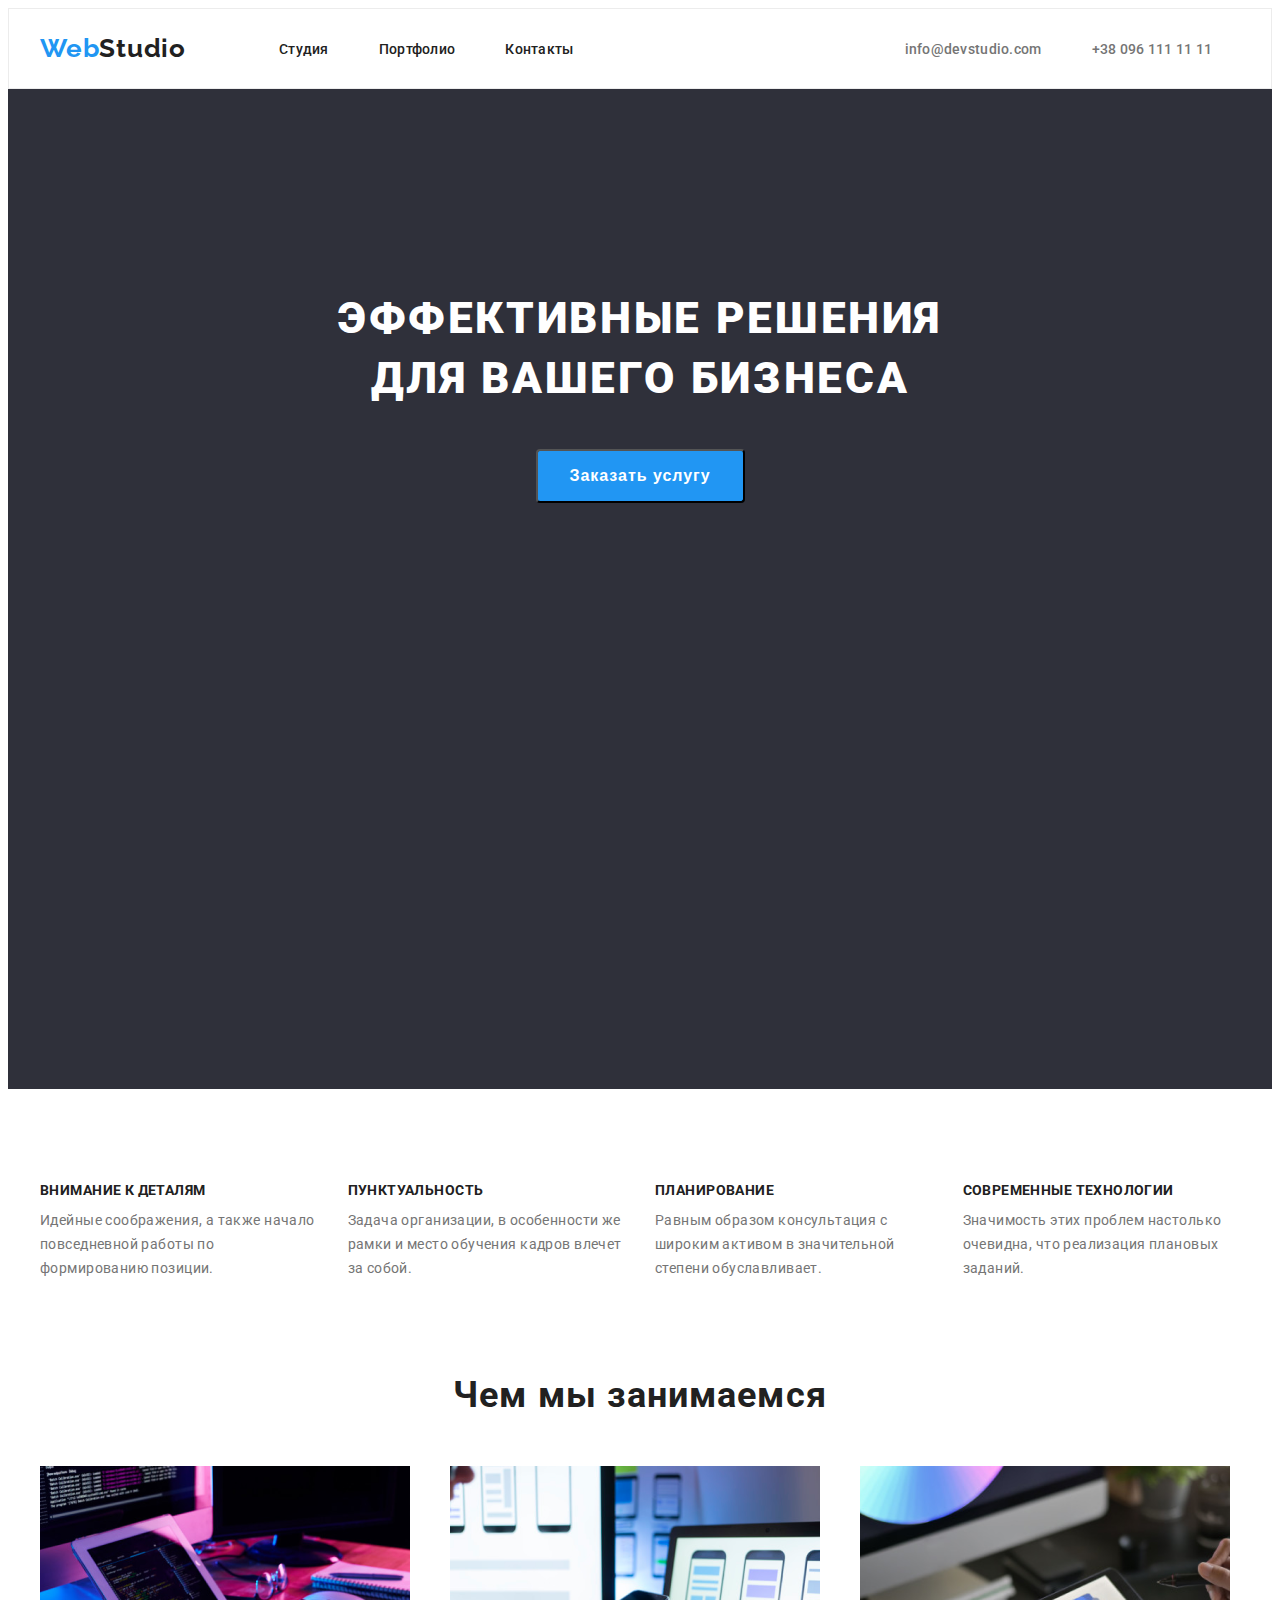
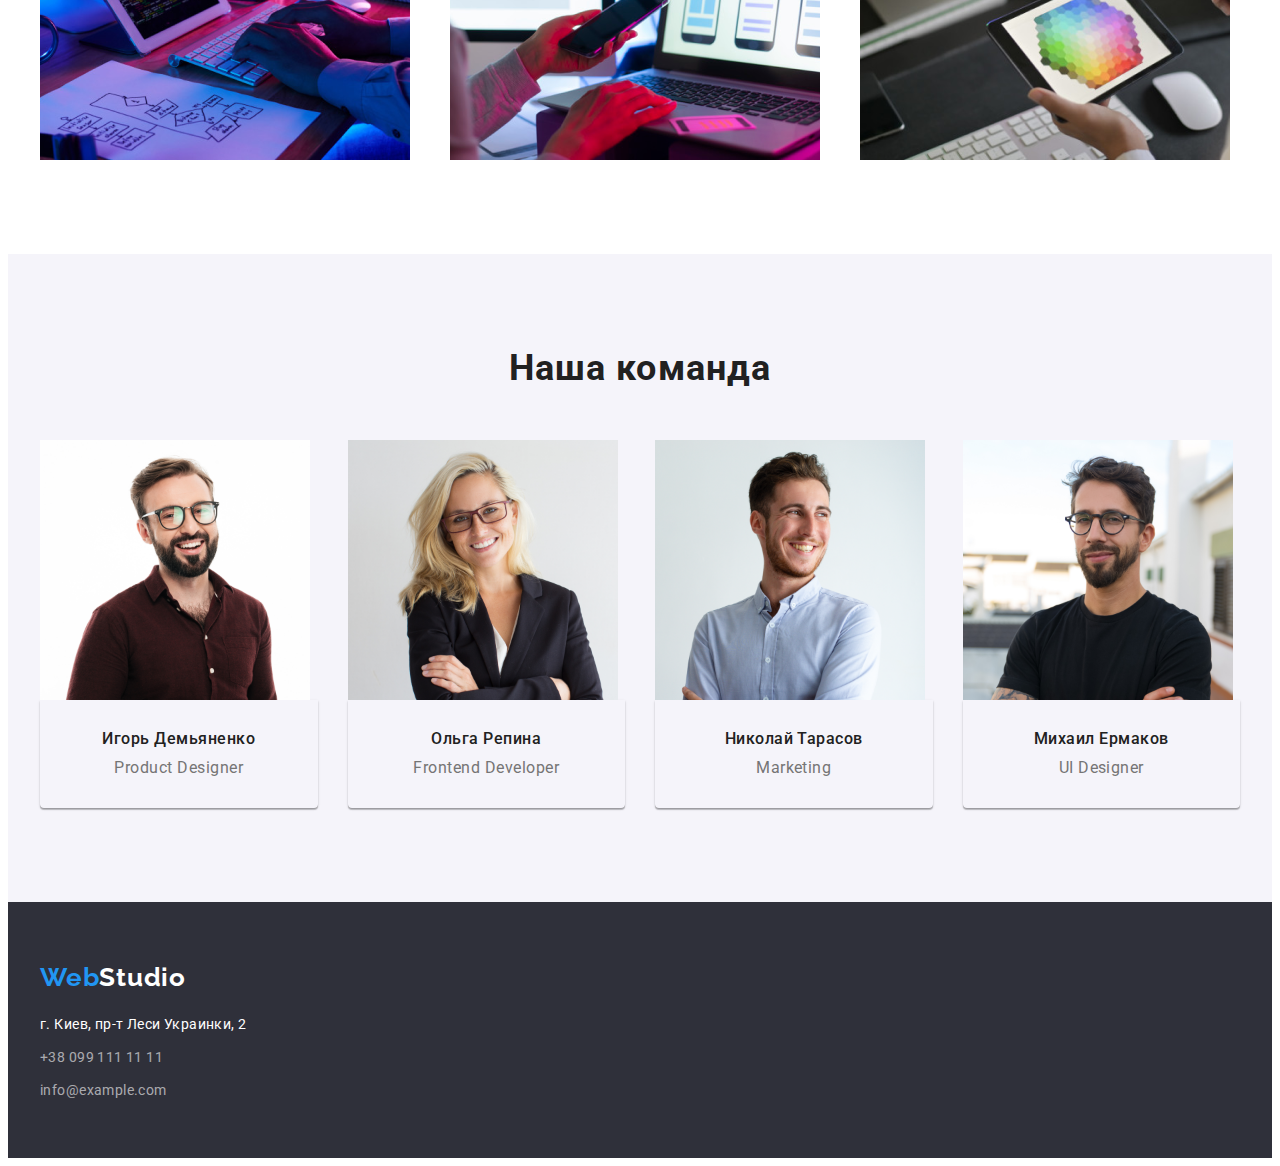
<file: index.html>
<!DOCTYPE html>
<html lang="ru">

<head>
    <meta charset="UTF-8" />
    <meta name="viewport" content="width=device-width, initial-scale=1.0" />
    <title>VovaU</title>
<link rel="preconnect" href="https://fonts.gstatic.com">
<link href="https://fonts.googleapis.com/css2?family=Raleway:wght@700&family=Roboto:wght@400;500;700;900&display=swap"
    rel="stylesheet">
<link rel="stylesheet" href="https://cdnjs.cloudflare.com/ajax/libs/modern-normalize/1.0.0/modern-normalize.min.css"
    integrity="sha512-ISS7cAi1PEhQ8jnbJpJZMd29NlhNj4AWYyLOSp2CE/CsHxTCu+r+t0D2yoJudVrd0/8fTVPUVDzY5Tvli75u/g=="
    crossorigin="anonymous" />
<link rel="stylesheet" href="./css/styles.css" />
</head> 

<body class="bdy">
                    <!-- Shlapka   -->                                                             
    <header class="header">
        <div class="container">
            <nav class="navigation">
                <a class="logo link" href="./">Web<span class="logo-head">Studio</span></a>
                <ul class="navigation-list list">
                    <li class="navigation-item">
                        <a class="navigation-link link" href="">Студия</a>
                    </li>
                    <li class="navigation-item">
                        <a class="navigation-link link" href="./portfolio.html">Портфолио</a>
                    </li>
                    <li class="navigation-item">
                        <a class="navigation-link link" href="">Контакты</a>
                    </li>
                </ul>
            </nav>
       
            <ul class="kontact list">
                <li class="navigation-item">
                    <a class="kontact-link link" href="">info@devstudio.com</a>
                </li>
                <li class="navigation-item">
                    <a class="kontact-link link" href="">+38 096 111 11 11</a>
                </li>
            </ul>
 
        </div>
    </header>

    <main class="main">
                                <!-- HERO -->
        <section class="hero container">
            <h1 class="hero-title">Эффективные решения<br>для вашего бизнеса</h1>
           <button class="modal-btn ">Заказать услугу</button> 
        </section>

                                <!-- OSOBENOSTI -->
        
        <section class="features">
            <div class="container">
            <ul class="features-list list">
                <li class="features-list-item">
                    <h3 class="features-zago">ВНИМАНИЕ К ДЕТАЛЯМ</h3>
                    <p class="features-text">Идейные соображения, а также начало повседневной работы по формированию позиции.</p>
                </li>
                <li class="features-list-item">
                    <h3 class="features-zago">ПУНКТУАЛЬНОСТЬ</h3>
                    <p class="features-text">Задача организации, в особенности же рамки и место обучения кадров влечет за собой.</p>
                </li>
                <li class="features-list-item">
                    <h3 class="features-zago">ПЛАНИРОВАНИЕ</h3>
                    <p class="features-text">Равным образом консультация с широким активом в значительной степени обуславливает.</p>
                </li>
                <li class="features-list-item">
                    <h3 class="features-zago">СОВРЕМЕННЫЕ ТЕХНОЛОГИИ</h3>
                    <p class="features-text">Значимость этих проблем настолько очевидна, что реализация плановых заданий.</p>
                </li>
            </ul>
            </div>
        </section>    

            <!-- Chem zanimaemsa -->
        <section class="about">
            <div class="container">
                <h2 class="title-chemzan">Чем мы занимаемся</h2>
            <ul class="chemzan-list list">
                <li class="chemzan-item">
                    <img class="chemzan-img" src="./chem-zan/img1.jpg" alt="Photo1" width="370" />
                </li>
                <li class="chemzan-item">
                    <img class="chemzan-img" src="./chem-zan/img2.jpg" alt="Photo2" width="370" />
                </li>
                <li class="chemzan-item">
                    <img class="chemzan-img" src="./chem-zan/img3.jpg" alt="Photo3" width="370" />
                </li>
            </ul>
            </div>
        </section>
                                        <!-- Komanda -->
            <section class="team">
                <div class="container">
                    <h2 class="title-team">Наша команда</h2>
                    <ul class="team-list list">
                        <li class="team-item">
                            <img class="team-img" src="./team/img1.jpg" 
                                 alt="Phototeam1" 
                                 width="270"
                                 height="260"/>
                            <div class="team-list-content-wrapper">
                                <h3 class="team-person">Игорь Демьяненко</h3>
                                <p class="person-rol">Product Designer</p>
                            </div>
                        </li>
                        <li class="team-item">
                            <img class="team-img" src="./team/img2.jpg" 
                                 alt="Phototeam2" 
                                 width="270"
                                 height="260"/>
                            <div class="team-list-content-wrapper">
                                <h3 class="team-person">Ольга Репина</h3>
                                <p class="person-rol">Frontend Developer</p>
                            </div>
                        </li>
                        <li class="team-item">
                            <img class="team-img" src="./team/img3.jpg" 
                                 alt="Phototeam3" 
                                 width="270"
                                 height="260"/>
                            <div class="team-list-content-wrapper">
                                <h3 class="team-person">Николай Тарасов</h3>
                                <p class="person-rol">Marketing</p>
                            </div> 
                        </li>
                        <li class="team-item">
                            <img class="team-img" src="./team/img4.jpg" 
                                 alt="Phototeam4" 
                                 width="270"
                                 height="260"/>
                            <div class="team-list-content-wrapper">
                                <h3 class="team-person">Михаил Ермаков</h3>
                                <p class="person-rol">UI Designer</p>
                            </div>
                        </li>
                    </ul>
                </div>
            
            </section>
                                 <!-- Podval -->
    </main>
    <footer class="footer">
        <div class="container">
            <a class="logo link" href="./">Web<span class="logo-fut">Studio</span></a>
            <ul class="footer-list list">
                <li class="footer-elements">
                    <p class="footer-adress">г. Киев, пр-т Леси Украинки, 2</p>
                </li>
                <li class="footer-elements">
                    <a class="footer-comun link" href="">+38 099 111 11 11</a>
                </li>
                <li class="footer-elements">
                    <a class="footer-comun link" href="">info@example.com</a>
                </li>
            </ul>
        </div>
    </footer>
</body>

</html>
</file>
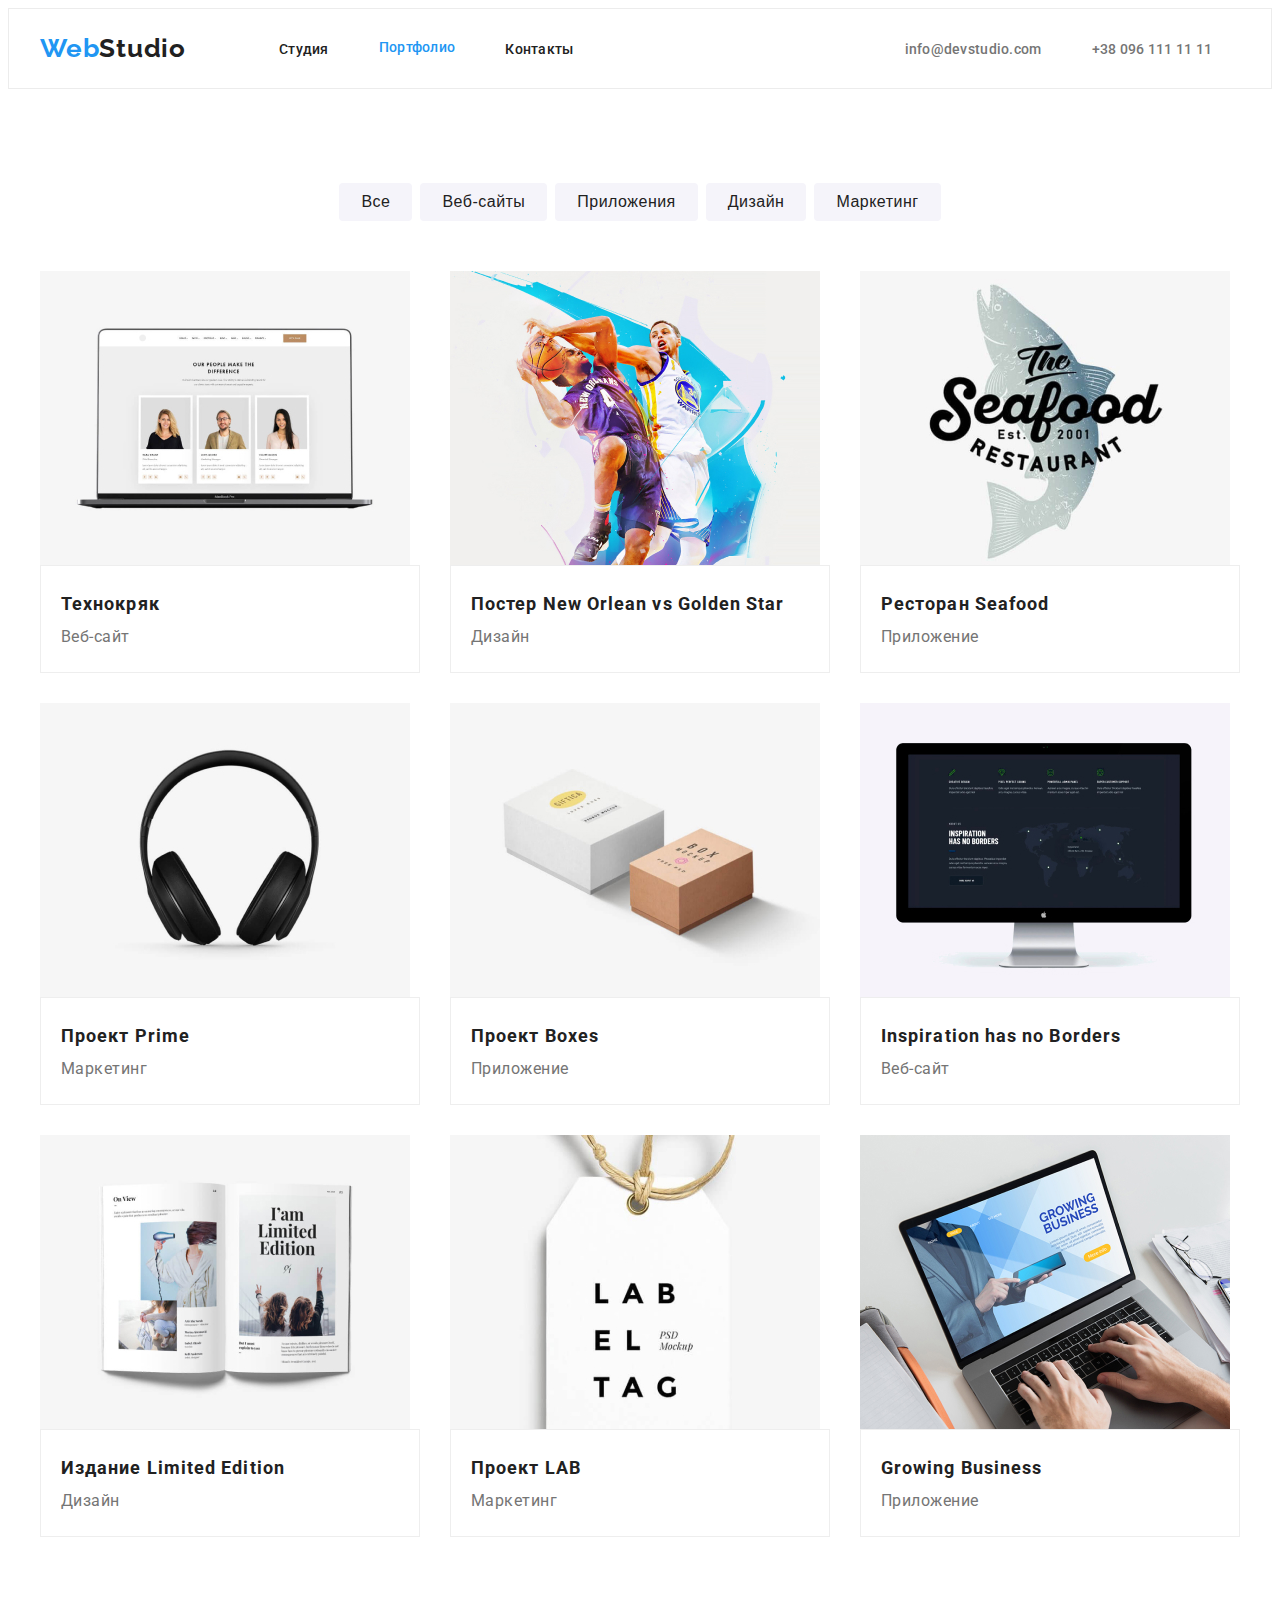
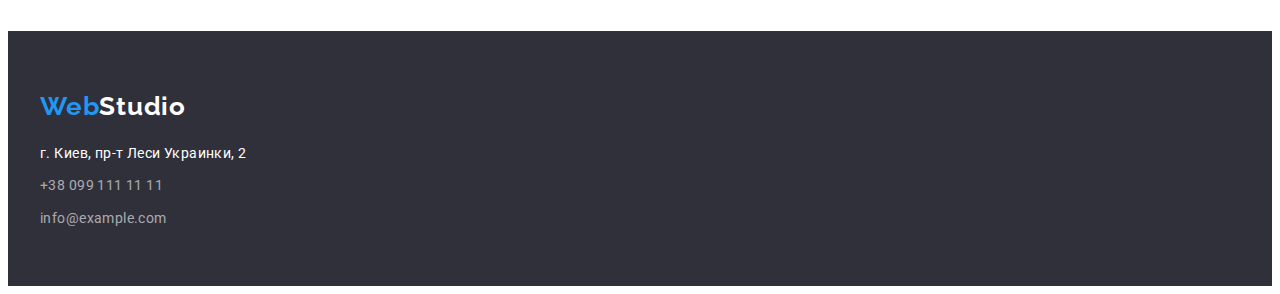
<file: portfolio.html>
<!DOCTYPE html>
<html lang="ru">
<head>
    <meta charset="UTF-8">
    <meta http-equiv="X-UA-Compatible" content="IE=edge">
    <meta name="viewport" content="width=device-width, initial-scale=1.0">
            <title>Portfolio</title>
<link rel="preconnect" href="https://fonts.gstatic.com">
<link href="https://fonts.googleapis.com/css2?family=Raleway:wght@700&family=Roboto:wght@400;500;700;900&display=swap"
    rel="stylesheet">
    <link rel="stylesheet" href="https://cdnjs.cloudflare.com/ajax/libs/modern-normalize/1.0.0/modern-normalize.min.css"
        integrity="sha512-ISS7cAi1PEhQ8jnbJpJZMd29NlhNj4AWYyLOSp2CE/CsHxTCu+r+t0D2yoJudVrd0/8fTVPUVDzY5Tvli75u/g=="
        crossorigin="anonymous" />
    <link rel="stylesheet" href="./css/styles.css" />
</head>
<body class="bdy">
                    <!-- GOLOVA -->
    <header class="header">
        <div class="container">
            <nav class="navigation">
                <a class="logo link" href="./">Web<span class="logo-head">Studio</span></a>
                <ul class="navigation-list list">
                    <li class="navigation-item">
                        <a class="navigation-link link" href="">Студия</a>
                    </li>
                    <li class="navigation-item focus-page">
                        <a class="navigation-link link " href="./portfolio.html"><p class="focus-page">Портфолио</p></a>
                    </li>
                    <li class="navigation-item">
                        <a class="navigation-link link" href="">Контакты</a>
                    </li>
                </ul>
            </nav>
    
            <ul class="kontact list">
                <li class="navigation-item">
                    <a class="kontact-link link" href="">info@devstudio.com</a>
                </li>
                <li class="navigation-item">
                    <a class="kontact-link link" href="">+38 096 111 11 11</a>
                </li>
            </ul>
    
        </div>
    </header>
                <!-- END GOLOVA  -->
<main class="main">
    <section class="portfolio">
        <div class="container">
            <ul class="list filter-list">
                <li class="filter-item">
                    <button class="filter-btn">Все</button>
                </li>
                <li class="filter-item">
                    <button class="filter-btn">Веб-сайты</button>
                </li>
                <li class="filter-item">
                    <button class="filter-btn">Приложения</button>
                </li>
                <li class="filter-item">
                    <button class="filter-btn">Дизайн</button>
                </li>
                <li class="filter-item">
                    <button class="filter-btn">Маркетинг</button>
                </li>
            </ul>
            
            <ul class="list work-list">
                <li class="projects-elm">
                    <img class="projects-img" src="./works/laptop.jpg" alt="laptop" width="370" height="294">
                    <div class="work-list-content-wrapper">
                        <p class="projects-name">Технокряк</p>
                        <p class="projects-type">Веб-сайт</p>
                    </div>
                </li>
                <li class="projects-elm">
                    <img src="./works/basket.jpg" alt="basket" width="370" height="294">
                    <div class="work-list-content-wrapper">
                    <p class="projects-name">Постер New Orlean vs Golden Star</p>
                    <p class="projects-type">Дизайн</p>
                    </div>
                </li>
                <li class="projects-elm">
                    <img src="./works/fish.jpg" alt="fish" width="370" height="294">
                    <div class="work-list-content-wrapper">
                    <p class="projects-name">Ресторан Seafood</p>
                    <p class="projects-type">Приложение</p>
                    </div>
                </li>
                <li class="projects-elm">
                    <img src="./works/naushniki.jpg" alt="naushniki" width="370" height="294">
                    <div class="work-list-content-wrapper">
                    <p class="projects-name">Проект Prime</p>
                    <p class="projects-type">Маркетинг</p>
                    </div>
                </li>
                <li class="projects-elm">
                    <img src="./works/korobki.jpg" alt="korobki" width="370" height="294">
                    <div class="work-list-content-wrapper">
                    <p class="projects-name">Проект Boxes</p>
                    <p class="projects-type">Приложение</p>
                    </div>
                </li>
                <li class="projects-elm">
                    <img src="./works/monitor.jpg" alt="monitor" width="370" height="294">
                    <div class="work-list-content-wrapper">
                    <p class="projects-name">Inspiration has no Borders</p>
                    <p class="projects-type">Веб-сайт</p>
                    </div>
                </li>
                <li class="projects-elm">
                    <img src="./works/book.jpg" alt="book" width="370" height="294">
                    <div class="work-list-content-wrapper">
                    <p class="projects-name">Издание Limited Edition</p>
                    <p class="projects-type">Дизайн</p>
                    </div>
                </li>
                <li class="projects-elm">
                    <img src="./works/brelok.jpg" alt="brelok" width="370" height="294">
                    <div class="work-list-content-wrapper">
                    <p class="projects-name">Проект LAB</p>
                    <p class="projects-type">Маркетинг</p>
                    </div>
                </li>
                <li class="projects-elm">
                    <img src="./works/laptopruki.jpg" alt="laptopruki" width="370" height="294">
                    <div class="work-list-content-wrapper">
                    <p class="projects-name">Growing Business</p>
                    <p class="projects-type">Приложение</p>
                    </div>
                </li>
            </ul>
        </div>
    </section>
</main>
                            <!-- PODVAL -->
    <footer class="footer">
        <div class="container">
            <a class="logo link" href="./">Web<span class="logo-fut">Studio</span></a>
            <ul class="footer-list list">
                <li class="footer-elements">
                    <p class="footer-adress">г. Киев, пр-т Леси Украинки, 2</p>
                </li>
                <li class="footer-elements">
                    <a class="footer-comun link" href="">+38 099 111 11 11</a>
                </li>
                <li class="footer-elements">
                    <a class="footer-comun link" href="">info@example.com</a>
                </li>
            </ul>
        </div>
    </footer>
</body>
</html>
</file>
<file: css/styles.css>
:root {
  --main-font: "Roboto", sans-serif;
  --secondary-font: "Raleway", sans-serif;
  --main-color: #212121; /* */
  --secondary-color: #757575; /* */
  --accent-color: #2196f3; /* color pri navedenii*/
  --bd-color-pri: #ffffff; /* bagcround color priority*/
  --bd-color-sec: #2f303a; /* bagcround color secondary*/
  --section-pt: 94px; /* padding top for sect*/
  --section-pb: 94px; /* padding bot for sect*/
}
/* дефолт настр */
body {
  font-family: var(--main-font);
}

h1,
h2,
h3,
h4,
h5,
h6,
p {
  margin: 0;
}

ul,
ol {
  margin: 0;
  padding: 0;
}

img {
  display: block;
}

.link {
  text-decoration: none;
}

.list {
  list-style: none;
}

.visually-hidden {
  position: absolute !important;
  clip: rect(1px 1px 1px 1px); /* IE6, IE7 */
  clip: rect(1px, 1px, 1px, 1px);
  padding: 0 !important;
  border: 0 !important;
  height: 1px !important;
  width: 1px !important;
  overflow: hidden;
}
/* енд */

.container {
  width: 1200px;
  margin: 0 auto;
  padding-left: 15px;
  padding-right: 15px;
  text-align: center;
}
/* задавало отступи для секций */
/* .section {
  padding-top: 94px;
  padding-bottom: 94px;
} */

/* ============= COMPONENTS ============= */

.modal-btn {
  font-weight: 700;
  font-size: 16px;
  line-height: 1.87;
  letter-spacing: 0.06em;
  cursor: pointer;

  color: #ffffff;
  padding: 10px 32px;
  background-color: #2196f3;
  min-width: 200;
  border-radius: 4px;
}

.modal-btn:hover,
.modal-btn:focus {
  background-color: var(--accent-color);
  color: #ffffff;
}

/* .vibor-nav {
  font-weight: 500;
  font-size: 14px;
  line-height: 1.14;
  letter-spacing: 0.02em;
  color: var(--accent-color);
} */
/* когда поль на стр то в навиг её выделяет другим цветом */
.focus-page {
  color: #2196f3;
}
/* ============= END COMPONENTS ============= */

/* ============= HEADER ============= */
.main {
  background-color: var(--bd-color-pri);
}

.header .container {
  display: flex;
  align-items: center;
}

.navigation {
  display: flex;
  align-items: center;
}

.header {
  background-color: #ffffff;
  padding-top: 24px;
  padding-bottom: 24px;
  border: 1px solid #ececec;
}
.logo {
  font-family: var(--secondary-font);
  font-weight: 700;
  font-size: 26px;
  line-height: 1.19;
  letter-spacing: 0.03em;
  color: #2196f3;
  margin-right: 93px;
}
.navigation-list {
  display: flex;
  align-items: center;
}

.navigation-item:not(:last-child) {
  margin-right: 50px;
}

.navigation-link {
  font-weight: 500;
  font-size: 14px;
  line-height: 1.14;
  letter-spacing: 0.02em;
  color: var(--main-color);
}

.navigation-link:hover,
.navigation-link:focus {
  color: var(--accent-color);
}

.kontact-link:hover,
.kontact-link:focus {
  color: var(--accent-color);
}

.logo-head {
  color: #212121;
}

.logo-fut {
  color: #ffffff;
}

.kontact {
  display: flex;
  align-items: center;
  padding-left: 331px;
}
.kontact-link {
  font-weight: 500;
  font-size: 14px;
  line-height: 1.14;
  letter-spacing: 0.02em;
  color: var(--secondary-color);
}
/* ============= END HEADER ============= */

/* ============= HERO ============= */
.hero {
  background-color: var(--bd-color-sec);
  width: auto;
  height: 600px;
  padding-top: 200px;
  padding-bottom: 200px;
}
.hero-title {
  /* margin-top: 106px; */
  margin-bottom: 40px;
  text-align: center;
  font-family: var(--main-font);
  font-weight: 900;
  font-size: 44px;
  line-height: 1.36;
  letter-spacing: 0.06em;
  text-transform: uppercase;
  color: #ffffff;
}
/* ============= END HERO ============= */
/* ============= osobenosti ============= */

.features {
  padding-top: var(--section-pt);
  padding-bottom: var(--section-pb);

  font-weight: 400;
  font-size: 18px;
  line-height: 1.67;
  letter-spacing: 0.02em;
  color: #9da4bd;
  background-color: var(--bd-color-pri);
}

.features-list {
  display: flex;
  flex-wrap: wrap;
  margin-left: -30px;
  margin-top: -30px;
}

.features-list-item {
  flex-basis: calc(100% / 4 - 30px);
  margin-left: 30px;
  margin-top: 30px;
  text-align: left;
}

.features-zago {
  font-weight: 700;
  font-size: 14px;
  line-height: 1.14;
  letter-spacing: 0.03em;
  color: var(--main-color);
}

.features-text {
  font-weight: 400;
  font-size: 14px;
  line-height: 1.71;
  letter-spacing: 0.03em;
  color: var(--secondary-color);
  padding-top: 10px;
}
/* =============  end osobenosti ============= */
/* ==================chem zanimaemsia ===================*/
.about {
  padding-bottom: var(--section-pb);
}

.chemzan-list {
  display: flex;
  flex-wrap: wrap;
  margin-left: -30px;
  margin-top: -30px;
}

.title-chemzan {
  font-weight: 700;
  font-size: 36px;
  line-height: 1.16;
  letter-spacing: 0.03em;
  color: var(--main-color);

  margin-bottom: 50px;
}

.chemzan-item {
  flex-basis: calc(100% / 3 - 30px);
  margin-left: 30px;
  margin-top: 30px;
}

/*  =================end chem zanimaemsia ================*/

/* ============= KOMANDA ============= */
.team {
  background-color: #f5f4fa;
  padding-top: var(--section-pt);
  padding-bottom: var(--section-pb);
}

.title-team {
  font-weight: 700;
  font-size: 36px;
  line-height: 1.16;
  letter-spacing: 0.03em;
  color: var(--main-color);

  margin-bottom: 50px;
}

.team-list {
  display: flex;
  flex-wrap: wrap;
  margin-left: -30px;
  margin-top: -30px;
}

.team-item {
  flex-basis: calc(100% / 4 - 30px);
  margin-left: 30px;
  margin-top: 30px;
}

.team-list-content-wrapper {
  padding-top: 30px;
  padding-bottom: 30px;
  box-shadow: 0px 1px 3px rgba(0, 0, 0, 0.12), 0px 1px 1px rgba(0, 0, 0, 0.14),
    0px 2px 1px rgba(0, 0, 0, 0.2);
  border-radius: 0px 0px 4px 4px;
}

.team-person {
  font-weight: 500;
  font-size: 16px;
  line-height: 1.18;
  letter-spacing: 0.03em;
  color: var(--main-color);

  margin-bottom: 10px;
}

.person-rol {
  font-weight: 400;
  font-size: 16px;
  line-height: 1.18;
  letter-spacing: 0.03em;
  color: var(--secondary-color);
}
/* =============END KOMANDA============= */
.footer {
  background-color: var(--bd-color-sec);
  padding-top: 60px;
  padding-bottom: 55px;
}

.footer .container {
  text-align: left;
}
.footer .logo {
  margin-right: -93px;
  margin-bottom: 20px;
}

.footer-list {
  margin-top: 20px;
}

.footer-elements:not(:last-child) {
  margin-bottom: 9px;
}

.footer-adress {
  font-weight: 400;
  font-size: 14px;
  line-height: 1.71;
  letter-spacing: 0.03em;
  color: #ffffff;
}
.footer-comun {
  font-weight: 400;
  font-size: 14px;
  line-height: 1.71;
  letter-spacing: 0.03em;
  color: rgba(255, 255, 255, 0.6);
}
/* ============= END FOOTER ============= */

/*  ================ PORTFOLIO PAGE CSS ============ */

/* ========== FILTER =========== */
.portfolio {
  padding-top: var(--section-pt);
  padding-bottom: var(--section-pb);
}

.filter-list {
  display: flex;
  align-items: center;
  justify-content: center;
  margin-bottom: 50px;
}

.filter-item:not(:last-child) {
  margin-right: 8px;
}

.filter-btn {
  font-weight: 500;
  font-size: 16px;
  line-height: 1.62;
  letter-spacing: 0.03em;
  cursor: pointer;
  color: var(--main-color);
  background-color: #f5f4fa;
  border-radius: 4px;
  padding: 6px 22px;
  border: none;
}

.filter-btn:hover,
.filter-btn:focus {
  background-color: var(--accent-color);
  color: #ffffff;
  box-shadow: 0px 3px 1px rgba(0, 0, 0, 0.1), 0px 1px 2px rgba(0, 0, 0, 0.08),
    0px 2px 2px rgba(0, 0, 0, 0.12);
}
/* ===============END FILTER =============== */
/* =============== PODELKI =================== */
.work-list {
  display: flex;
  flex-wrap: wrap;
  margin-left: -30px;
  margin-top: -30px;
}

.work-list-content-wrapper {
  padding-top: 20px;
  padding-bottom: 20px;
  padding-left: 20px;
  padding-right: 20px;
  border: 1px solid #eeeeee;
  text-align: left;
}

.projects-elm {
  flex-basis: calc(100% / 3 - 30px);
  margin-left: 30px;
  margin-top: 30px;
}

.projects-name {
  font-weight: 700;
  font-size: 18px;
  line-height: 2;
  letter-spacing: 0.06em;
  color: var(--main-color);
}
.projects-type {
  font-weight: 400;
  font-size: 16px;
  line-height: 1.87;
  letter-spacing: 0.03em;
  color: var(--secondary-color);
}
</file>
